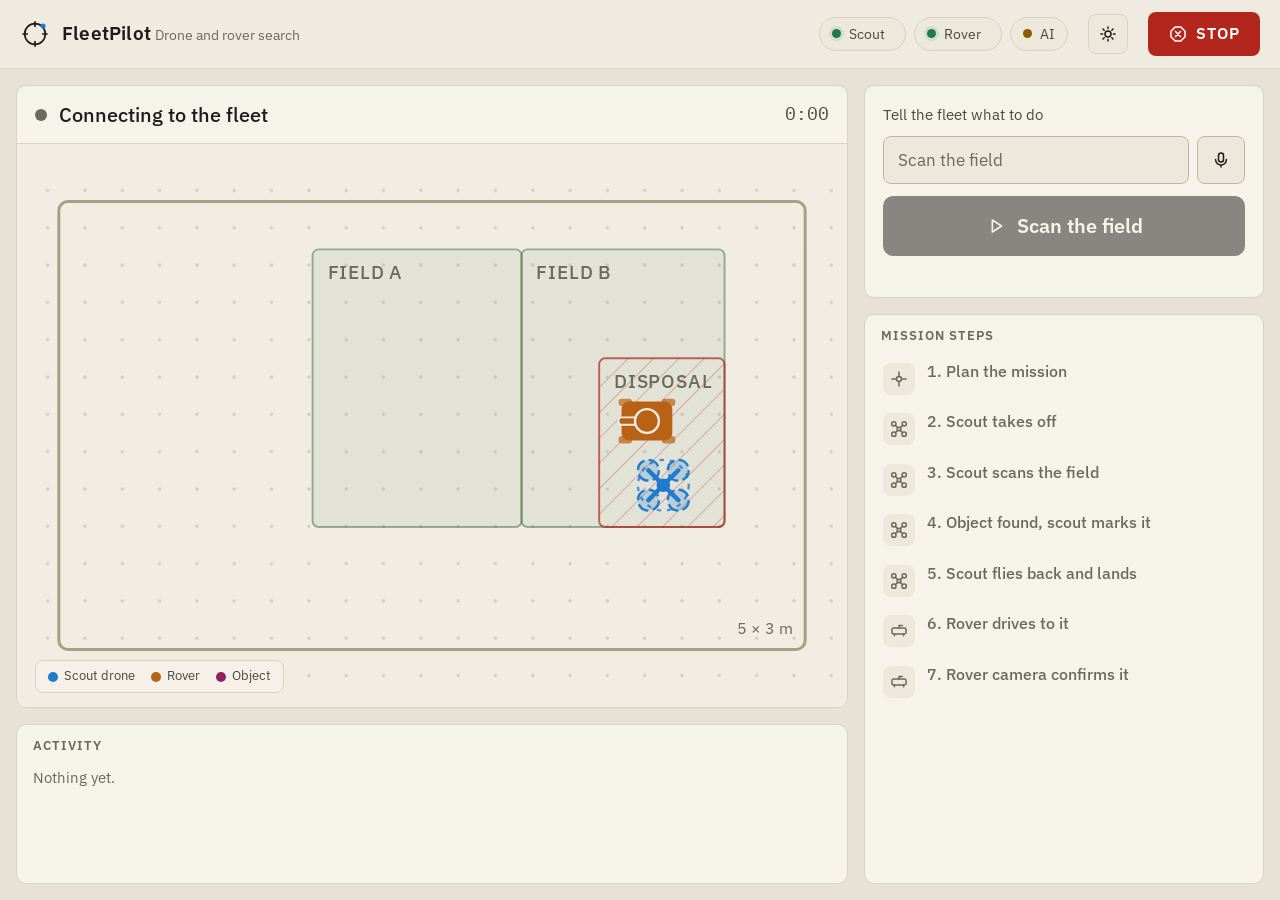
<file: manager/static/mimic.html>
<!doctype html>
<html lang="en" data-theme="dark">
<head>
  <meta charset="utf-8">
  <meta name="viewport" content="width=device-width, initial-scale=1">
  <meta name="color-scheme" content="dark light">
  <title>FleetPilot</title>
  <!--
    Demo mimic. No robots, no server: one button runs a scripted "scan the field" mission on the map while the team
    flies the scout and drives the rover by hand. Open the file directly, or /ui/mimic.html while the mothership runs.

    Operator keys (press ? on the page for this list):
      Space / ->  finish the current step now          M      manual pacing: robot steps wait for Space at the end
      P           pause / resume                        [ ]    slower / faster
      R           reset                                 ?      help
    URL options: ?pace=manual starts in manual pacing, ?speed=0.5 starts at half speed.
    Positions, labels and step times are in CFG below.
  -->
  <script>
    (function () {
      var t = null;
      try { t = localStorage.getItem("fp-theme"); } catch (e) {}
      if (t !== "light" && t !== "dark") t = window.matchMedia && matchMedia("(prefers-color-scheme: light)").matches ? "light" : "dark";
      document.documentElement.setAttribute("data-theme", t);
    })();
  </script>
  <style>
    @font-face { font-family: "Plex Sans"; font-weight: 400; font-display: swap; src: url("fonts/ibm-plex-sans-latin-400-normal.woff2") format("woff2"); }
    @font-face { font-family: "Plex Sans"; font-weight: 500; font-display: swap; src: url("fonts/ibm-plex-sans-latin-500-normal.woff2") format("woff2"); }
    @font-face { font-family: "Plex Sans"; font-weight: 600; font-display: swap; src: url("fonts/ibm-plex-sans-latin-600-normal.woff2") format("woff2"); }
    @font-face { font-family: "Plex Mono"; font-weight: 400; font-display: swap; src: url("fonts/ibm-plex-mono-latin-400-normal.woff2") format("woff2"); }

    :root {
      --sans: "Plex Sans", system-ui, -apple-system, "Segoe UI", Roboto, sans-serif;
      --mono: "Plex Mono", ui-monospace, "SF Mono", Menlo, Consolas, monospace;
      --r: 10px; --ease: cubic-bezier(.2, .7, .2, 1);
    }
    :root, :root[data-theme="dark"] {
      color-scheme: dark;
      --bg: #0f1214; --bar: #121618; --surface: #171b1e; --surface-2: #1d2226; --surface-3: #262c31;
      --line: #272d32; --line-strong: #39414a;
      --ink: #ece8df; --ink-2: #b6b2a8; --ink-3: #868a85;
      --primary: #ece8df; --primary-ink: #14181a;
      --map-bg: #15191b; --map-dot: #2b3237; --map-edge: #3b444c;
      --zone-field: rgba(110, 170, 120, .075); --zone-field-line: rgba(110, 170, 120, .45);
      --zone-base: rgba(236, 232, 223, .045); --zone-base-line: rgba(236, 232, 223, .32);
      --scout: #3194f2; --rover: #d06d15; --target: #bd3381;
      --good: #62c58a; --warn: #e6b13c; --crit: #f0695d;
      --good-bg: rgba(98, 197, 138, .12); --warn-bg: rgba(230, 177, 60, .12); --crit-bg: rgba(240, 105, 93, .12);
      --focus: #e6b13c; --shadow: 0 10px 30px rgba(0, 0, 0, .45);
    }
    :root[data-theme="light"] {
      color-scheme: light;
      --bg: #e7e2d5; --bar: #efebe0; --surface: #f6f3ea; --surface-2: #ece8dc; --surface-3: #e0dbcc;
      --line: #d8d2c2; --line-strong: #bdb6a3;
      --ink: #1d1c19; --ink-2: #4a483f; --ink-3: #6b685c;
      --primary: #1d1c19; --primary-ink: #f6f3ea;
      --map-bg: #f1ede2; --map-dot: #d3ccb9; --map-edge: #a79f89;
      --zone-field: rgba(70, 120, 80, .085); --zone-field-line: rgba(60, 110, 70, .5);
      --zone-base: rgba(29, 28, 25, .04); --zone-base-line: rgba(29, 28, 25, .38);
      --scout: #1f7bcf; --rover: #b96115; --target: #932162;
      --good: #1f7a45; --warn: #8a5d00; --crit: #b3261e;
      --good-bg: rgba(31, 122, 69, .1); --warn-bg: rgba(138, 93, 0, .1); --crit-bg: rgba(179, 38, 30, .09);
      --focus: #8a5d00; --shadow: 0 10px 28px rgba(60, 50, 20, .18);
    }
    @media (prefers-color-scheme: light) {
      :root:not([data-theme="dark"]) { color-scheme: light; }
    }

    * { box-sizing: border-box; }
    html, body { height: 100%; margin: 0; }
    body {
      background: var(--bg); color: var(--ink); font: 16px/1.45 var(--sans); display: flex; flex-direction: column;
      height: 100dvh; overflow: hidden; -webkit-font-smoothing: antialiased;
    }
    button, input { font: inherit; color: inherit; }
    [hidden] { display: none !important; }
    .ic { width: 20px; height: 20px; fill: none; stroke: currentColor; stroke-width: 1.8; stroke-linecap: round; stroke-linejoin: round; flex: none; }
    :focus-visible { outline: 2px solid var(--focus); outline-offset: 2px; }

    /* ---------------------------------------------------------------- top bar */
    .top { display: flex; align-items: center; gap: 20px; padding: 12px 20px; background: var(--bar); border-bottom: 1px solid var(--line); }
    .brand { display: flex; align-items: center; gap: 12px; }
    .brand b { font-size: 19px; font-weight: 600; letter-spacing: .01em; }
    .brand span { color: var(--ink-3); font-size: 14px; }
    .logo { width: 30px; height: 30px; fill: none; stroke: var(--ink); stroke-width: 1.8; }
    .logo .orbit { fill: var(--scout); stroke: none; }
    .lights { display: flex; gap: 8px; margin-left: auto; }
    .light { display: inline-flex; align-items: center; gap: 8px; padding: 6px 12px; border-radius: 999px; background: var(--surface-2);
      border: 1px solid var(--line); font-size: 14px; color: var(--ink-2); white-space: nowrap; }
    .light i { width: 9px; height: 9px; border-radius: 50%; background: var(--ink-3); }
    .light.wait i { background: var(--warn); animation: blink 1s infinite; }
    .light.on i { background: var(--good); box-shadow: 0 0 0 3px var(--good-bg); }
    .light b { font-weight: 500; color: var(--ink-3); font-variant-numeric: tabular-nums; }
    @keyframes blink { 50% { opacity: .3; } }
    .icon-btn { width: 40px; height: 40px; display: grid; place-items: center; border-radius: 8px; border: 1px solid var(--line);
      background: var(--surface-2); cursor: pointer; }
    .icon-btn:hover { background: var(--surface-3); }
    :root[data-theme="dark"] .ic-sun, :root[data-theme="light"] .ic-moon { display: none; }
    .stop { display: inline-flex; align-items: center; gap: 8px; height: 44px; padding: 0 20px; border-radius: 8px; border: 0;
      background: var(--crit); color: #fff; font-weight: 600; letter-spacing: .06em; cursor: pointer; }
    .stop:hover { filter: brightness(1.08); }

    /* ---------------------------------------------------------------- layout */
    main { flex: 1; min-height: 0; display: grid; grid-template-columns: minmax(0, 1fr) 400px; gap: 16px; padding: 16px; }
    .card { background: var(--surface); border: 1px solid var(--line); border-radius: var(--r); }
    .left { display: flex; flex-direction: column; gap: 16px; min-height: 0; }
    .right { display: flex; flex-direction: column; gap: 16px; min-height: 0; }

    /* ---------------------------------------------------------------- map */
    .map-card { flex: 1; min-height: 0; display: flex; flex-direction: column; overflow: hidden; position: relative; }
    .status { display: flex; align-items: center; gap: 12px; padding: 14px 18px; border-bottom: 1px solid var(--line); }
    .status .pulse { width: 12px; height: 12px; border-radius: 50%; background: var(--ink-3); flex: none; }
    .status.run .pulse { background: var(--good); animation: ring 1.6s infinite; }
    .status.done .pulse { background: var(--good); }
    .status.stopped .pulse { background: var(--crit); }
    @keyframes ring { 0% { box-shadow: 0 0 0 0 var(--good-bg); } 100% { box-shadow: 0 0 0 10px transparent; } }
    .status-text { font-size: 20px; font-weight: 500; flex: 1; min-width: 0; }
    .clock { font-family: var(--mono); font-size: 18px; color: var(--ink-2); font-variant-numeric: tabular-nums; }
    .map-wrap { flex: 1; min-height: 0; padding: 12px; background: var(--map-bg); }
    #map { width: 100%; height: 100%; display: block; }
    #map text { font-family: var(--sans); fill: var(--ink-2); }
    #map .zone-label { font-size: 13px; font-weight: 500; letter-spacing: .04em; text-transform: uppercase; fill: var(--ink-3); }
    #map .small { font-size: 11px; fill: var(--ink-3); }
    .rotor { transform-box: fill-box; transform-origin: center; }
    .flying .rotor { animation: spin .25s linear infinite; }
    @keyframes spin { to { transform: rotate(360deg); } }
    .obj-ring { transform-box: fill-box; transform-origin: center; animation: grow 1.6s var(--ease) infinite; }
    @keyframes grow { 0% { transform: scale(.6); opacity: .9; } 100% { transform: scale(1.9); opacity: 0; } }
    .legend { position: absolute; left: 18px; bottom: 14px; display: flex; gap: 16px; font-size: 13px; color: var(--ink-2);
      background: color-mix(in srgb, var(--surface) 85%, transparent); padding: 6px 12px; border-radius: 8px; border: 1px solid var(--line); }
    .legend span { display: inline-flex; align-items: center; gap: 6px; }
    .legend i { width: 10px; height: 10px; border-radius: 50%; }
    .pace { position: absolute; right: 18px; bottom: 14px; font: 12px var(--mono); color: var(--ink-3);
      background: var(--surface); padding: 4px 10px; border-radius: 6px; border: 1px solid var(--line); }
    .banner { position: absolute; left: 50%; top: 84px; transform: translateX(-50%); display: flex; align-items: center; gap: 10px;
      padding: 12px 20px; border-radius: 10px; background: var(--crit-bg); border: 1px solid var(--crit); color: var(--ink);
      font-weight: 500; box-shadow: var(--shadow); backdrop-filter: blur(6px); }
    .banner .ic { color: var(--crit); }

    /* ---------------------------------------------------------------- log */
    .log-card { height: 160px; display: flex; flex-direction: column; }
    .card h2 { margin: 0; font-size: 13px; font-weight: 600; letter-spacing: .08em; text-transform: uppercase; color: var(--ink-3); }
    .card-head { padding: 12px 16px 8px; }
    #log { list-style: none; margin: 0; padding: 0 16px 12px; overflow: auto; flex: 1; scrollbar-width: thin; }
    #log li { display: flex; gap: 12px; padding: 3px 0; font-size: 15px; animation: in .35s var(--ease); }
    #log time { font: 13px/1.7 var(--mono); color: var(--ink-3); flex: none; }
    #log .who { width: 8px; height: 8px; border-radius: 50%; margin-top: 8px; flex: none; background: var(--ink-3); }
    #log .who.scout { background: var(--scout); } #log .who.rover { background: var(--rover); } #log .who.vision { background: var(--target); }
    #log .who.ai { background: var(--ink); }
    #log .who.halt { background: var(--crit); }
    #log .empty { color: var(--ink-3); }
    @keyframes in { from { opacity: 0; transform: translateY(4px); } }

    /* ---------------------------------------------------------------- command */
    .cmd { padding: 18px; }
    .cmd label { display: block; font-size: 15px; color: var(--ink-2); margin-bottom: 10px; }
    .cmd-row { display: flex; gap: 8px; }
    .cmd input { flex: 1; min-width: 0; height: 48px; padding: 0 14px; border-radius: 8px; border: 1px solid var(--line-strong);
      background: var(--surface-2); font-size: 17px; }
    .cmd input::placeholder { color: var(--ink-3); }
    .mic { width: 48px; height: 48px; display: grid; place-items: center; border-radius: 8px; border: 1px solid var(--line-strong);
      background: var(--surface-2); cursor: pointer; }
    .mic.listening { background: var(--crit-bg); border-color: var(--crit); color: var(--crit); animation: blink 1s infinite; }
    .go { margin-top: 12px; width: 100%; height: 60px; border: 0; border-radius: 10px; background: var(--primary); color: var(--primary-ink);
      font-size: 20px; font-weight: 600; cursor: pointer; display: flex; align-items: center; justify-content: center; gap: 10px;
      transition: transform .15s var(--ease), filter .15s; }
    .go:hover { filter: brightness(1.06); } .go:active { transform: scale(.99); }
    .go:disabled { opacity: .5; cursor: default; }
    .go .ic { width: 22px; height: 22px; }
    .hint { margin-top: 10px; font-size: 13px; color: var(--ink-3); min-height: 1em; }
    .mission-line { padding: 14px 18px; display: flex; flex-wrap: wrap; align-items: center; gap: 4px 12px; }
    .mission-line .q { flex: 1; min-width: 0; font-size: 18px; font-weight: 500; overflow: hidden; text-overflow: ellipsis; white-space: nowrap; }
    .mission-line .k { font-size: 12px; letter-spacing: .08em; text-transform: uppercase; color: var(--ink-3); display: block; font-weight: 600; }
    .again { height: 40px; padding: 0 16px; border-radius: 8px; border: 1px solid var(--line-strong); background: var(--surface-2); cursor: pointer; font-weight: 500; }
    .again:hover { background: var(--surface-3); }

    /* ---------------------------------------------------------------- steps */
    .steps-card { flex: 1; min-height: 0; display: flex; flex-direction: column; }
    #steps { list-style: none; margin: 0; padding: 0 8px 4px; overflow: auto; flex: 1; scrollbar-width: thin; }
    .step { position: relative; display: grid; grid-template-columns: 32px 1fr 26px; align-items: center; gap: 12px; padding: 7px 10px; border-radius: 8px;
      color: var(--ink-3); transition: background .3s, color .3s; overflow: hidden; }
    .step .who { width: 32px; height: 32px; border-radius: 8px; display: grid; place-items: center; background: var(--surface-2); }
    .step .who .ic { width: 20px; height: 20px; }
    .step .t { font-size: 15.5px; font-weight: 500; line-height: 1.35; }
    .step .d { font-size: 13px; line-height: 1.35; color: var(--ink-3); font-variant-numeric: tabular-nums; min-height: 1.2em; }
    .step .mark { width: 22px; height: 22px; display: grid; place-items: center; }
    .step .mark .ic { width: 20px; height: 20px; }
    .step.run { background: var(--surface-2); color: var(--ink); }
    .step.done { color: var(--ink-2); }
    .step.run .who.scout, .step.done .who.scout { color: var(--scout); }
    .step.run .who.rover, .step.done .who.rover { color: var(--rover); }
    .step.run .who.ai, .step.done .who.ai { color: var(--ink); }
    .step.done .mark { color: var(--good); }
    .spinner { width: 18px; height: 18px; border-radius: 50%; border: 2px solid var(--line-strong); border-top-color: var(--good); animation: spin .8s linear infinite; }
    .step .bar { position: absolute; left: 0; bottom: 0; height: 3px; background: var(--good); width: 0; transition: width .2s linear; }
    .summary { flex-basis: 100%; color: var(--ink-2); display: flex; gap: 8px; align-items: flex-start; font-size: 14px; line-height: 1.4; }
    .summary .ic { color: var(--good); width: 18px; height: 18px; margin-top: 1px; }

    /* ---------------------------------------------------------------- finding */
    .finding { padding: 14px; display: flex; gap: 14px; align-items: center; animation: in .4s var(--ease); }
    .finding svg.thumb { width: 150px; height: 94px; border-radius: 8px; flex: none; background: #24211e; }
    .finding .name { font-size: 18px; font-weight: 600; }
    .finding .meta { font-size: 13.5px; color: var(--ink-2); font-variant-numeric: tabular-nums; }
    .chip { display: inline-flex; align-items: center; gap: 6px; margin-top: 8px; padding: 3px 10px; border-radius: 999px; font-size: 13px; font-weight: 500;
      background: var(--warn-bg); color: var(--ink); }
    .chip .ic { width: 16px; height: 16px; color: var(--warn); }
    .chip.ok { background: var(--good-bg); } .chip.ok .ic { color: var(--good); }

    /* ---------------------------------------------------------------- help */
    .help { position: fixed; inset: 0; display: grid; place-items: center; background: rgba(0, 0, 0, .45); z-index: 10; }
    .help > div { background: var(--surface); border: 1px solid var(--line-strong); border-radius: 12px; padding: 22px 26px; box-shadow: var(--shadow); max-width: 460px; }
    .help h3 { margin: 0 0 12px; font-size: 17px; }
    .help dl { display: grid; grid-template-columns: auto 1fr; gap: 8px 16px; margin: 0; font-size: 15px; }
    .help dt { font-family: var(--mono); color: var(--ink); }
    .help dd { margin: 0; color: var(--ink-2); }
    .help p { margin: 14px 0 0; font-size: 13px; color: var(--ink-3); }

    @media (max-width: 960px) {
      body { height: auto; overflow: auto; }
      main { grid-template-columns: 1fr; padding: 12px 16px; }
      .map-card { min-height: 360px; }
      .lights { display: none; }
      .top { padding: 10px 16px; }
      .brand span { display: none; }
    }
  </style>
</head>
<body>
  <svg width="0" height="0" style="position:absolute" aria-hidden="true" focusable="false">
    <defs>
      <symbol id="i-check" viewBox="0 0 24 24"><path d="M5 12.5l4.5 4.5L19 7.5"/></symbol>
      <symbol id="i-stop" viewBox="0 0 24 24"><path d="M8.6 3.5h6.8L20.5 8.6v6.8l-5.1 5.1H8.6l-5.1-5.1V8.6z"/><path d="M9 9l6 6M15 9l-6 6"/></symbol>
      <symbol id="i-sun" viewBox="0 0 24 24"><circle cx="12" cy="12" r="3.6"/><path d="M12 3.5v2M12 18.5v2M3.5 12h2M18.5 12h2M6 6l1.4 1.4M16.6 16.6L18 18M6 18l1.4-1.4M16.6 7.4L18 6"/></symbol>
      <symbol id="i-moon" viewBox="0 0 24 24"><path d="M19.5 14.6A7.6 7.6 0 0 1 9.4 4.5a7.6 7.6 0 1 0 10.1 10.1z"/></symbol>
      <symbol id="i-play" viewBox="0 0 24 24"><path d="M8 5.5l10 6.5-10 6.5z"/></symbol>
      <symbol id="i-mic" viewBox="0 0 24 24"><rect x="9" y="3.5" width="6" height="11" rx="3"/><path d="M5.5 11.5a6.5 6.5 0 0 0 13 0M12 18v2.5"/></symbol>
      <symbol id="i-eye" viewBox="0 0 24 24"><path d="M2.5 12S6 5.5 12 5.5 21.5 12 21.5 12 18 18.5 12 18.5 2.5 12 2.5 12z"/><circle cx="12" cy="12" r="3"/></symbol>
      <symbol id="i-alert" viewBox="0 0 24 24"><path d="M12 4.2l9 15.6H3z"/><path d="M12 10v4.2M12 17.2v.1"/></symbol>
      <symbol id="i-scout" viewBox="0 0 24 24"><circle cx="12" cy="12" r="2.2"/><circle cx="5.8" cy="5.8" r="2.6"/><circle cx="18.2" cy="5.8" r="2.6"/><circle cx="5.8" cy="18.2" r="2.6"/><circle cx="18.2" cy="18.2" r="2.6"/><path d="M7.6 7.6l2.9 2.9M16.4 7.6l-2.9 2.9M7.6 16.4l2.9-2.9M16.4 16.4l-2.9-2.9"/></symbol>
      <symbol id="i-rover" viewBox="0 0 24 24"><rect x="3.5" y="8.5" width="17" height="7" rx="2"/><path d="M12 8.5V5.5h4M6.5 15.5v2.2M17.5 15.5v2.2"/></symbol>
      <symbol id="i-hub" viewBox="0 0 24 24"><circle cx="12" cy="12" r="3"/><path d="M12 3.5v5.5M12 15v5.5M3.5 12H9M15 12h5.5"/></symbol>
    </defs>
  </svg>

  <header class="top">
    <div class="brand">
      <svg class="logo" viewBox="0 0 32 32" aria-hidden="true"><circle cx="16" cy="16" r="11"/><path d="M16 2.5v6M16 23.5v6M2.5 16h6M23.5 16h6"/><circle cx="24.6" cy="7.4" r="2.7" class="orbit"/></svg>
      <div><b>FleetPilot</b> <span>Drone and rover search</span></div>
    </div>
    <div class="lights" aria-label="Robot connections">
      <span class="light" id="l-scout"><i></i>Scout <b id="b-scout"></b></span>
      <span class="light" id="l-rover"><i></i>Rover <b id="b-rover"></b></span>
      <span class="light" id="l-ai"><i></i>AI</span>
    </div>
    <button id="theme" class="icon-btn" type="button" aria-label="Switch light or dark theme" title="Light / dark">
      <svg class="ic ic-moon"><use href="#i-moon"/></svg><svg class="ic ic-sun"><use href="#i-sun"/></svg>
    </button>
    <button id="stop" class="stop" type="button" title="Emergency stop"><svg class="ic"><use href="#i-stop"/></svg>STOP</button>
  </header>

  <main>
    <div class="left">
      <section class="card map-card">
        <div class="status" id="status-bar" aria-live="polite">
          <span class="pulse"></span><span class="status-text" id="status">Connecting to the fleet</span><span class="clock" id="clock">0:00</span>
        </div>
        <div class="map-wrap"><svg id="map" role="img" aria-label="Map of the field with the scout and the rover"></svg></div>
        <div class="legend"><span><i style="background:var(--scout)"></i>Scout drone</span><span><i style="background:var(--rover)"></i>Rover</span><span><i style="background:var(--target)"></i>Object</span></div>
        <div class="pace" id="pace" hidden></div>
        <div class="banner" id="banner" hidden><svg class="ic"><use href="#i-alert"/></svg>Emergency stop. The rover halted and the scout landed.</div>
      </section>
      <section class="card log-card">
        <div class="card-head"><h2>Activity</h2></div>
        <ul id="log"><li class="empty">Nothing yet.</li></ul>
      </section>
    </div>

    <div class="right">
      <section class="card cmd" id="cmd-card">
        <form id="cmd-form" autocomplete="off">
          <label for="cmd">Tell the fleet what to do</label>
          <div class="cmd-row">
            <input id="cmd" placeholder="Scan the field">
            <button class="mic" id="mic" type="button" title="Speak the mission" aria-label="Speak the mission" hidden><svg class="ic"><use href="#i-mic"/></svg></button>
          </div>
          <button class="go" id="go" type="submit" disabled><svg class="ic"><use href="#i-play"/></svg>Scan the field</button>
          <div class="hint" id="hint"></div>
        </form>
      </section>
      <section class="card mission-line" id="mission-card" hidden>
        <div style="flex:1;min-width:0"><span class="k">Mission</span><div class="q" id="mission-text"></div></div>
        <button class="again" id="again" type="button" hidden>New mission</button>
        <div class="summary" id="summary" hidden><svg class="ic"><use href="#i-check"/></svg><span id="summary-text"></span></div>
      </section>
      <section class="card finding" id="finding" hidden>
        <svg class="thumb" id="thumb" viewBox="0 0 160 100" aria-hidden="true"></svg>
        <div>
          <div class="name" id="f-name"></div>
          <div class="meta" id="f-meta"></div>
          <div class="chip" id="f-chip"><svg class="ic"><use href="#i-eye"/></svg><span>Seen by the scout</span></div>
        </div>
      </section>
      <section class="card steps-card">
        <div class="card-head"><h2>Mission steps</h2></div>
        <ol id="steps"></ol>
      </section>
    </div>
  </main>

  <div class="help" id="help" hidden>
    <div role="dialog" aria-label="Operator keys">
      <h3>Operator keys</h3>
      <dl>
        <dt>Space / →</dt><dd>Finish the current step now</dd>
        <dt>M</dt><dd>Manual pacing: robot steps wait for Space</dd>
        <dt>P</dt><dd>Pause / resume</dd>
        <dt>[ &nbsp; ]</dt><dd>Slower / faster</dd>
        <dt>R</dt><dd>Reset</dd>
        <dt>?</dt><dd>Show / hide this</dd>
      </dl>
      <p>Nothing here talks to the robots. Fly the scout and drive the rover by hand; press Space when the real robot finishes what the screen says.</p>
    </div>
  </div>

<script>
(function () {
  "use strict";

  /* ------------------------------------------------------------ settings: edit these to match the floor */
  var CFG = {
    view: { x0: -2.7, y0: -1.7, x1: 2.7, y1: 1.7 },              // what the map shows (metres, Lighthouse frame)
    field: { x0: -2.5, y0: -1.5, x1: 2.5, y1: 1.5 },             // the net
    zones: [
      { name: "Field A", rect: [-0.8, -0.68, 0.6, 1.18], kind: "field" },
      { name: "Field B", rect: [0.6, -0.68, 1.96, 1.18], kind: "field" },
      { name: "Disposal", rect: [1.12, -0.68, 1.96, 0.45], kind: "disposal" }   // bottom right: also the base, both robots start here
    ],
    // Start spots and the object, read off the floor-run screenshots in new-demo/.
    pad: { x: 1.55, y: -0.40 },                                  // scout launch pad
    rover: { x: 1.44, y: 0.03, yaw: 180 },                       // rover start, yaw in degrees (180 = facing field A)
    object: { x: -0.2, y: 0.0, name: "Crashed drone", match: 92 },
    searchEnd: { x: -0.75, y: 0.13 },                            // search line: pad -> here; the scout stops when it sees the object
    altitude: 0.6, returnAltitude: 0.35, standoff: 0.35, detectRadius: 0.3, swath: 0.6,
    seconds: { plan: 3, takeoff: 3, scan: 8, mark: 3, home: 7, drive: 8, confirm: 4 },
    battery: { scout: 94, rover: 81 }
  };

  /* ------------------------------------------------------------ small helpers */
  var $ = function (id) { return document.getElementById(id); };
  var SVGNS = "http://www.w3.org/2000/svg";
  function sv(tag, attrs, parent) {
    var el = document.createElementNS(SVGNS, tag);
    for (var k in attrs) el.setAttribute(k, attrs[k]);
    if (parent) parent.appendChild(el);
    return el;
  }
  var V = CFG.view, K = 100;                                     // 1 m = 100 map units
  function X(x) { return (x - V.x0) * K; }
  function Y(y) { return (V.y1 - y) * K; }
  function ease(p) { return p < .5 ? 2 * p * p : 1 - Math.pow(-2 * p + 2, 2) / 2; }
  function lerp(a, b, t) { return a + (b - a) * t; }
  function dist(a, b) { return Math.hypot(a.x - b.x, a.y - b.y); }
  function fmtTime(s) { s = Math.floor(s); return Math.floor(s / 60) + ":" + String(s % 60).padStart(2, "0"); }

  // Polylines with cumulative length, so a step can say "be d metres along this path".
  function path(pts) {
    var cum = [0];
    for (var i = 1; i < pts.length; i++) cum.push(cum[i - 1] + dist(pts[i - 1], pts[i]));
    return { pts: pts, cum: cum, len: cum[cum.length - 1] };
  }
  function along(P, d) {
    d = Math.max(0, Math.min(P.len, d));
    for (var i = 1; i < P.pts.length; i++) {
      if (P.cum[i] >= d) {
        var a = P.pts[i - 1], b = P.pts[i], seg = P.cum[i] - P.cum[i - 1], t = seg ? (d - P.cum[i - 1]) / seg : 0;
        return { x: lerp(a.x, b.x, t), y: lerp(a.y, b.y, t), yaw: Math.atan2(b.y - a.y, b.x - a.x) * 180 / Math.PI };
      }
    }
    var n = P.pts.length;
    return { x: P.pts[n - 1].x, y: P.pts[n - 1].y, yaw: n > 1 ? Math.atan2(P.pts[n - 1].y - P.pts[n - 2].y, P.pts[n - 1].x - P.pts[n - 2].x) * 180 / Math.PI : 0 };
  }
  function slice(P, d0, d1) {
    if (d1 <= d0) return [];
    var out = [along(P, d0)];
    for (var i = 1; i < P.pts.length; i++) if (P.cum[i] > d0 && P.cum[i] < d1) out.push(P.pts[i]);
    out.push(along(P, d1));
    return out;
  }
  function ptsAttr(pts) { return pts.map(function (p) { return X(p.x).toFixed(1) + "," + Y(p.y).toFixed(1); }).join(" "); }

  /* ------------------------------------------------------------ the routes */
  var SCAN = path([{ x: CFG.pad.x, y: CFG.pad.y }, CFG.searchEnd]);  // the scout's search line, straight across B then A
  var DETECT = SCAN.len;                                        // how far along it the camera sees the object
  for (var d = 0; d <= SCAN.len; d += 0.01) {
    if (dist(along(SCAN, d), CFG.object) < CFG.detectRadius) { DETECT = d; break; }
  }
  var OBJ = CFG.object;
  var ROVER_PATH = (function () {                                // a gentle curve from the rover's start, stopping short
    var s = CFG.rover, yaw = s.yaw * Math.PI / 180, total = dist(s, OBJ);
    var c = { x: s.x + Math.cos(yaw) * total * .45, y: s.y + Math.sin(yaw) * total * .45 }, pts = [];
    for (var i = 0; i <= 40; i++) {
      var t = i / 40, u = 1 - t;
      pts.push({ x: u * u * s.x + 2 * u * t * c.x + t * t * OBJ.x, y: u * u * s.y + 2 * u * t * c.y + t * t * OBJ.y });
    }
    var full = path(pts);
    return path(slice(full, 0, Math.max(0.01, full.len - CFG.standoff)));
  })();

  /* ------------------------------------------------------------ state */
  var S, D, R;
  function fresh() {
    S = { phase: "boot", i: -1, t: 0, clock: 0, paused: false, flags: {}, text: "", scanD: 0,
          manual: S ? S.manual : /pace=manual/.test(location.search),
          speed: S ? S.speed : (parseFloat((location.search.match(/speed=([\d.]+)/) || [])[1]) || 1),
          bat: { scout: CFG.battery.scout, rover: CFG.battery.rover } };
    D = { x: CFG.pad.x, y: CFG.pad.y, z: 0 };
    R = { x: CFG.rover.x, y: CFG.rover.y, yaw: CFG.rover.yaw };
  }
  fresh();

  /* ------------------------------------------------------------ the mission script */
  var ICON = { ai: "i-hub", scout: "i-scout", rover: "i-rover" };
  var STEPS = [
    { robot: "ai", title: "Plan the mission", secs: "plan",
      start: function () { log("ai", "Mission received: \u201c" + S.text + "\u201d"); },
      update: function (p) {
        if (p > .45 && !S.flags.planned) {
          S.flags.planned = true;
          log("ai", "Plan: the scout flies a search line across fields B and A, the rover waits until the scout is back on its pad");
        }
      },
      detail: function (p) { return p < .45 ? "Reading the map of the field" : "Scout searches, rover checks"; },
      status: "Planning the mission" },

    { robot: "scout", title: "Scout takes off", secs: "takeoff", hold: true,
      start: function () { log("scout", "Taking off from the launch pad"); },
      update: function (p) { D.z = ease(p) * CFG.altitude; },
      done: function () { D.z = CFG.altitude; log("scout", "Airborne, holding " + CFG.altitude.toFixed(1) + " m"); },
      detail: function () { return "Altitude " + D.z.toFixed(2) + " m"; },
      status: "Scout is taking off" },

    { robot: "scout", title: "Scout scans the field", secs: "scan", hold: true,
      start: function () { log("scout", "Flying the search line, camera looking down"); },
      update: function (p) {
        S.scanD = DETECT * p;
        var q = along(SCAN, S.scanD); D.x = q.x; D.y = q.y;
        var z = zoneAt(D);
        if (z && z !== S.flags.zone) { S.flags.zone = z; log("scout", "Scanning " + z); }
      },
      detail: function () { return (zoneAt(D) ? "Over " + zoneAt(D) : "Flying out") + " \u00b7 " + S.scanD.toFixed(1) + " m flown"; },
      status: function () { return "Scout is scanning " + (zoneAt(D) || "the field"); } },

    { robot: "scout", title: "Object found, scout marks it", secs: "mark",
      start: function () {
        S.flags.from = { x: D.x, y: D.y };
        showFinding();
        log("vision", "Spotted: " + OBJ.name.toLowerCase() + " (" + OBJ.match + "% match)");
        log("scout", "Stopping the search and hovering over it to mark the spot");
      },
      update: function (p) { var e = ease(p); D.x = lerp(S.flags.from.x, OBJ.x, e); D.y = lerp(S.flags.from.y, OBJ.y, e); },
      detail: function () { return OBJ.name + " at x " + OBJ.x.toFixed(2) + ", y " + OBJ.y.toFixed(2); },
      status: function () { return "Found: " + OBJ.name.toLowerCase(); } },

    { robot: "scout", title: "Scout flies back and lands", secs: "home", hold: true,
      start: function () {
        S.flags.from = { x: D.x, y: D.y, z: D.z };
        log("scout", "Flying back to the pad, out of the rover's way");
      },
      update: function (p) {
        var e = ease(Math.min(1, p / .8));                       // fly home while descending, then land
        D.x = lerp(S.flags.from.x, CFG.pad.x, e); D.y = lerp(S.flags.from.y, CFG.pad.y, e);
        D.z = p < .8 ? lerp(S.flags.from.z, CFG.returnAltitude, e) : CFG.returnAltitude * (1 - ease((p - .8) / .2));
      },
      done: function () { D.z = 0; log("scout", "Landed on the pad"); },
      detail: function () { var r = dist(D, CFG.pad); return r > .05 ? r.toFixed(1) + " m to the pad \u00b7 altitude " + D.z.toFixed(2) + " m" : "Landing"; },
      status: "Scout is flying back to its pad" },

    { robot: "rover", title: "Rover drives to it", secs: "drive", hold: true,
      start: function () {
        el.route.style.opacity = 1;
        log("ai", "Scout is down. Sending the rover, it stops just short so its camera can see");
      },
      update: function (p) { var q = along(ROVER_PATH, ROVER_PATH.len * ease(p)); R.x = q.x; R.y = q.y; R.yaw = q.yaw; },
      done: function () { log("rover", "Arrived next to the object"); },
      detail: function () { return toGo().toFixed(1) + " m to go"; },
      status: function () { return "Rover is driving to the object \u00b7 " + toGo().toFixed(1) + " m"; } },

    { robot: "rover", title: "Rover camera confirms it", secs: "confirm",
      start: function () { log("rover", "Looking at the object with the camera"); },
      update: function (p) {
        if (p > .5 && !S.flags.confirmed) { S.flags.confirmed = true; confirmFinding(); log("vision", "Confirmed by the rover camera: " + OBJ.name.toLowerCase()); }
      },
      detail: function () { return S.flags.confirmed ? "Confirmed" : "Checking the camera image"; },
      status: "Rover is checking the object" }
  ];
  function zoneAt(p) {                                          // "field A" / "field B" under a point, or ""
    for (var i = 0; i < CFG.zones.length; i++) {
      var z = CFG.zones[i], r = z.rect;
      if (z.kind === "field" && p.x >= r[0] && p.x <= r[2] && p.y >= r[1] && p.y <= r[3]) return z.name.replace("Field", "field");
    }
    return "";
  }
  function toGo() { return Math.max(0, dist(R, OBJ) - CFG.standoff); }

  /* ------------------------------------------------------------ map */
  var el = {};
  function buildMap() {
    var m = $("map");
    m.setAttribute("viewBox", "0 0 " + (V.x1 - V.x0) * K + " " + (V.y1 - V.y0) * K);
    var defs = sv("defs", {}, m);
    var pat = sv("pattern", { id: "dots", width: 25, height: 25, patternUnits: "userSpaceOnUse" }, defs);
    sv("circle", { cx: 12.5, cy: 12.5, r: 1.1, fill: "var(--map-dot)" }, pat);
    sv("rect", { x: 0, y: 0, width: "100%", height: "100%", fill: "url(#dots)" }, m);
    var hatch = sv("pattern", { id: "hatch", width: 12, height: 12, patternUnits: "userSpaceOnUse", patternTransform: "rotate(45)" }, defs);
    sv("line", { x1: 0, y1: 0, x2: 0, y2: 12, stroke: "var(--crit)", "stroke-width": 1.4, opacity: .3 }, hatch);

    var F = CFG.field;
    sv("rect", { x: X(F.x0), y: Y(F.y1), width: (F.x1 - F.x0) * K, height: (F.y1 - F.y0) * K, rx: 6,
                 fill: "none", stroke: "var(--map-edge)", "stroke-width": 2 }, m);
    var ft = sv("text", { x: X(F.x1) - 8, y: Y(F.y0) - 10, "text-anchor": "end", class: "small" }, m);
    ft.textContent = (F.x1 - F.x0) + " × " + (F.y1 - F.y0) + " m";

    CFG.zones.forEach(function (z) {
      var r = z.rect, look = {
        field: { fill: "var(--zone-field)", stroke: "var(--zone-field-line)", dash: "none" },
        disposal: { fill: "url(#hatch)", stroke: "color-mix(in srgb, var(--crit) 70%, transparent)", dash: "none" }
      }[z.kind];
      sv("rect", { x: X(r[0]), y: Y(r[3]), width: (r[2] - r[0]) * K, height: (r[3] - r[1]) * K, rx: 4,
                   fill: look.fill, stroke: look.stroke, "stroke-dasharray": look.dash, "stroke-width": 1.3 }, m);
      var t = sv("text", { x: X(r[0]) + 10, y: Y(r[3]) + 20, class: "zone-label" }, m);
      t.textContent = z.name;
    });

    el.swath = sv("polyline", { points: "", fill: "none", stroke: "var(--scout)", "stroke-width": CFG.swath * K, "stroke-linecap": "round", opacity: .14 }, m);
    el.route = sv("polyline", { points: ptsAttr(ROVER_PATH.pts), fill: "none", stroke: "var(--rover)", "stroke-width": 2,
                                "stroke-dasharray": "6 6", style: "opacity:0;transition:opacity .6s" }, m);

    var pad = sv("g", { transform: "translate(" + X(CFG.pad.x) + "," + Y(CFG.pad.y) + ")" }, m);
    sv("circle", { r: 17, fill: "none", stroke: "var(--scout)", "stroke-width": 1.5, "stroke-dasharray": "3 4", opacity: .8 }, pad);

    el.obj = sv("g", { transform: "translate(" + X(OBJ.x) + "," + Y(OBJ.y) + ")", style: "opacity:0;transition:opacity .4s" }, m);
    sv("circle", { r: 16, fill: "none", stroke: "var(--target)", "stroke-width": 2, class: "obj-ring" }, el.obj);
    sv("rect", { x: -7, y: -7, width: 14, height: 14, transform: "rotate(45)", fill: "var(--target)" }, el.obj);
    el.objLabel = sv("text", { y: 36, "text-anchor": "middle", style: "font-size:13px;font-weight:600;fill:var(--ink)" }, el.obj);
    el.objLabel.textContent = OBJ.name;

    el.rover = sv("g", {}, m);
    var rb = sv("g", { class: "rover-body" }, el.rover);
    sv("rect", { x: -17, y: -13, width: 34, height: 26, rx: 5, fill: "var(--rover)" }, rb);
    sv("rect", { x: -19, y: -15, width: 9, height: 5, rx: 2, fill: "var(--rover)", opacity: .7 }, rb);
    sv("rect", { x: -19, y: 10, width: 9, height: 5, rx: 2, fill: "var(--rover)", opacity: .7 }, rb);
    sv("rect", { x: 10, y: -15, width: 9, height: 5, rx: 2, fill: "var(--rover)", opacity: .7 }, rb);
    sv("rect", { x: 10, y: 10, width: 9, height: 5, rx: 2, fill: "var(--rover)", opacity: .7 }, rb);
    sv("rect", { x: 2, y: -2.5, width: 17, height: 5, rx: 2, fill: "var(--rover)", stroke: "var(--map-bg)", "stroke-width": 1.2 }, rb);
    sv("circle", { r: 8, fill: "var(--rover)", stroke: "var(--map-bg)", "stroke-width": 1.6 }, rb);

    el.shadow = sv("ellipse", { rx: 14, ry: 14, fill: "var(--ink)", opacity: .12 }, m);
    el.drone = sv("g", {}, m);
    el.droneBody = sv("g", {}, el.drone);
    sv("path", { d: "M-10 -10 L10 10 M10 -10 L-10 10", stroke: "var(--scout)", "stroke-width": 3, "stroke-linecap": "round" }, el.droneBody);
    [[-10, -10], [10, -10], [-10, 10], [10, 10]].forEach(function (c) {
      sv("circle", { cx: c[0], cy: c[1], r: 7, fill: "color-mix(in srgb, var(--scout) 22%, transparent)", stroke: "var(--scout)",
                     "stroke-width": 1.6, "stroke-dasharray": "8 3", class: "rotor" }, el.droneBody);
    });
    sv("circle", { r: 4.5, fill: "var(--scout)" }, el.droneBody);
  }

  function drawThumb(confirmed) {
    var t = $("thumb"); t.textContent = "";
    sv("rect", { width: 160, height: 100, fill: "#2a2622" }, t);
    for (var i = 0; i < 6; i++) sv("path", { d: "M0 " + (12 + i * 17) + "h160", stroke: "#33302b", "stroke-width": 1 }, t);
    var g = sv("g", { transform: confirmed ? "translate(82 58) scale(1.45) rotate(-14)" : "translate(78 52) rotate(18)" }, t);
    sv("path", { d: "M-14 -14 L14 14 M14 -14 L-14 14", stroke: "#4a4f55", "stroke-width": 3.5, "stroke-linecap": "round" }, g);
    [[-14, -14], [14, -14], [-14, 14]].forEach(function (c) { sv("circle", { cx: c[0], cy: c[1], r: 8, fill: "none", stroke: "#6b7178", "stroke-width": 2 }, g); });
    sv("circle", { cx: 22, cy: 20, r: 8, fill: "none", stroke: "#6b7178", "stroke-width": 2, "stroke-dasharray": "10 6" }, g);
    sv("rect", { x: -7, y: -5, width: 14, height: 10, rx: 2, fill: "#c0392b" }, g);
    var bx = confirmed ? { x: 34, y: 14, w: 100, h: 82 } : { x: 46, y: 22, w: 66, h: 60 };
    var col = confirmed ? "#62c58a" : "#e6b13c";
    sv("rect", { x: bx.x, y: bx.y, width: bx.w, height: bx.h, fill: "none", stroke: col, "stroke-width": 1.8, "stroke-dasharray": confirmed ? "none" : "5 3" }, t);
    sv("rect", { x: bx.x, y: bx.y - 12, width: 74, height: 12, fill: col }, t);
    var lt = sv("text", { x: bx.x + 4, y: bx.y - 3, style: "font:600 8.5px var(--mono);fill:#14181a" }, t);
    lt.textContent = "drone " + (confirmed ? "0.97" : (OBJ.match / 100).toFixed(2));
    var cam = sv("text", { x: 6, y: 96, style: "font:500 8px var(--mono);fill:#d8d2c2;opacity:.75" }, t);
    cam.textContent = confirmed ? "ROVER CAM" : "SCOUT CAM ↓";
    sv("circle", { cx: 150, cy: 9, r: 3, fill: "#f0695d" }, t);
  }
  function showFinding() {
    el.obj.style.opacity = 1;
    drawThumb(false);
    $("f-name").textContent = OBJ.name;
    $("f-meta").textContent = OBJ.match + "% match · x " + OBJ.x.toFixed(2) + " m, y " + OBJ.y.toFixed(2) + " m";
    $("f-chip").className = "chip"; $("f-chip").querySelector("span").textContent = "Seen by the scout";
    $("finding").hidden = false;
  }
  function confirmFinding() {
    drawThumb(true);
    $("f-chip").className = "chip ok"; $("f-chip").querySelector("span").textContent = "Confirmed by rover camera";
    $("f-chip").querySelector("use").setAttribute("href", "#i-check");
  }

  /* ------------------------------------------------------------ steps list + log */
  function buildSteps() {
    var ol = $("steps"); ol.textContent = "";
    STEPS.forEach(function (st, i) {
      var li = document.createElement("li");
      li.className = "step";
      li.innerHTML = '<span class="who ' + st.robot + '"><svg class="ic"><use href="#' + ICON[st.robot] + '"/></svg></span>' +
        '<div><div class="t"></div><div class="d"></div></div><span class="mark"></span><span class="bar"></span>';
      li.querySelector(".t").textContent = (i + 1) + ". " + st.title;
      ol.appendChild(li);
      st.li = li;
    });
  }
  function setMark(li, kind) {
    var m = li.querySelector(".mark");
    if (m.dataset.k === kind) return;
    m.dataset.k = kind;
    m.innerHTML = kind === "run" ? '<span class="spinner"></span>' : kind === "done" ? '<svg class="ic"><use href="#i-check"/></svg>' : "";
  }
  function log(who, text) {
    var ul = $("log"), e = ul.querySelector(".empty");
    if (e) e.remove();
    var li = document.createElement("li");
    li.innerHTML = '<time></time><span class="who ' + who + '"></span><span class="m"></span>';
    li.querySelector("time").textContent = fmtTime(S.clock);
    li.querySelector(".m").textContent = text;
    ul.appendChild(li);
    while (ul.children.length > 60) ul.removeChild(ul.firstChild);
    ul.scrollTop = ul.scrollHeight;
  }

  /* ------------------------------------------------------------ timeline */
  function dur(st) { return CFG.seconds[st.secs]; }
  function startMission(text) {
    if (S.phase !== "ready") return;
    S.text = (text || "").trim() || "Scan the field";
    S.phase = "run";
    $("cmd-card").hidden = true;
    $("mission-card").hidden = false;
    $("mission-text").textContent = S.text;
    beginStep(0);
  }
  function beginStep(i) {
    S.i = i; S.t = 0;
    STEPS[i].start && STEPS[i].start();
  }
  function finishStep() {
    var st = STEPS[S.i];
    st.update && st.update(1);
    st.done && st.done();
    if (S.i + 1 < STEPS.length) beginStep(S.i + 1);
    else complete();
  }
  function complete() {
    S.phase = "done";
    log("ai", "Mission complete");
    $("summary-text").textContent = "Done in " + fmtTime(S.clock) + " \u00b7 1 object found and confirmed";
    $("summary").hidden = false;
    $("again").hidden = false;
  }
  function emergencyStop() {
    if (S.phase !== "run" && S.phase !== "done") return;
    S.phase = "stopped";
    S.flags.landFrom = D.z;
    S.flags.landT = 0;
    $("banner").hidden = false;
    $("again").hidden = false;
    log("halt", "Emergency stop: rover halted, scout landing");
  }
  function reset() {
    fresh(); S.phase = "ready";
    $("log").innerHTML = '<li class="empty">Nothing yet.</li>';
    ["finding", "summary", "banner", "mission-card", "again"].forEach(function (id) { $(id).hidden = true; });
    $("cmd-card").hidden = false; $("cmd").value = ""; $("hint").textContent = "";
    $("f-chip").querySelector("use").setAttribute("href", "#i-eye");
    el.route.style.opacity = 0; el.obj.style.opacity = 0;
    STEPS.forEach(function (st) { st.li.className = "step"; setMark(st.li, ""); st.li.querySelector(".d").textContent = ""; st.li.querySelector(".bar").style.width = "0"; });
    $("go").disabled = false;
  }

  var last = performance.now();
  function frame(now) {
    var dt = Math.min(.1, (now - last) / 1000); last = now;
    if (S.phase === "run" && !S.paused) {
      S.clock += dt;
      var st = STEPS[S.i], d0 = dur(st);
      S.t = Math.min(S.t + dt * S.speed, d0);
      st.update && st.update(S.t / d0);
      if (S.t >= d0 && !(S.manual && st.hold)) finishStep();
      if (D.z > .05) S.bat.scout = Math.max(5, S.bat.scout - dt * .12);
      if (STEPS[S.i].secs === "drive") S.bat.rover = Math.max(5, S.bat.rover - dt * .05);
    }
    if (S.phase === "stopped" && S.flags.landT < 1) {
      S.flags.landT = Math.min(1, S.flags.landT + dt);
      D.z = S.flags.landFrom * (1 - ease(S.flags.landT));
    }
    render();
    requestAnimationFrame(frame);
  }

  function render() {
    el.drone.setAttribute("transform", "translate(" + X(D.x).toFixed(1) + "," + Y(D.y).toFixed(1) + ")");
    el.droneBody.setAttribute("transform", "scale(" + (1 + D.z * .35).toFixed(3) + ")");
    el.drone.classList.toggle("flying", D.z > .02);
    el.shadow.setAttribute("cx", X(D.x).toFixed(1)); el.shadow.setAttribute("cy", (Y(D.y) + D.z * 14).toFixed(1));
    el.shadow.setAttribute("rx", (14 + D.z * 6).toFixed(1)); el.shadow.setAttribute("ry", (10 + D.z * 3).toFixed(1));
    el.shadow.setAttribute("opacity", (D.z > .02 ? .16 - D.z * .06 : 0).toFixed(3));
    el.rover.setAttribute("transform", "translate(" + X(R.x).toFixed(1) + "," + Y(R.y).toFixed(1) + ") rotate(" + (-R.yaw).toFixed(1) + ")");
    el.swath.setAttribute("points", ptsAttr(slice(SCAN, 0, S.scanD)));

    var bar = $("status-bar"), text;
    if (S.phase === "boot") text = "Connecting to the fleet";
    else if (S.phase === "ready") text = "Ready. Tell the fleet what to do.";
    else if (S.phase === "done") text = "Mission complete";
    else if (S.phase === "stopped") text = "Stopped. All robots are holding.";
    else { var s = STEPS[S.i].status; text = typeof s === "function" ? s() : s; }
    if (S.paused && S.phase === "run") text += " (paused)";
    if ($("status").textContent !== text) $("status").textContent = text;
    bar.className = "status " + ({ run: "run", done: "done", stopped: "stopped" }[S.phase] || "");
    $("clock").textContent = fmtTime(S.clock);

    STEPS.forEach(function (st, i) {
      var state = S.phase === "boot" || S.phase === "ready" || i > S.i ? "" : i < S.i || S.phase === "done" ? "done" : S.phase === "stopped" ? "" : "run";
      var cls = "step" + (state ? " " + state : "");
      if (st.li.className !== cls) { st.li.className = cls; if (state === "run") st.li.scrollIntoView({ block: "nearest" }); }
      setMark(st.li, state);
      var d = st.li.querySelector(".d"), txt = state === "run" ? st.detail(S.t / dur(st)) : state === "done" && st.secs === "scan" ? "Found it after " + S.scanD.toFixed(1) + " m" : "";
      if (state === "done" && !txt) txt = "Done";
      if (d.textContent !== txt) d.textContent = txt;
      st.li.querySelector(".bar").style.width = state === "run" ? (S.t / dur(st) * 100).toFixed(1) + "%" : "0";
    });

    if (S.phase !== "boot") {
      $("b-scout").textContent = Math.round(S.bat.scout) + "%";
      $("b-rover").textContent = Math.round(S.bat.rover) + "%";
    }
    var pace = $("pace"), bits = [];
    if (S.manual) bits.push("manual");
    if (S.speed !== 1) bits.push(S.speed + "×");
    if (S.paused) bits.push("paused");
    pace.hidden = !bits.length;
    pace.textContent = bits.join(" · ");
  }

  /* ------------------------------------------------------------ boot: pretend to connect */
  function boot() {
    ["l-scout", "l-rover", "l-ai"].forEach(function (id, i) {
      $(id).className = "light wait";
      setTimeout(function () { $(id).className = "light on"; }, 600 + i * 450);
    });
    setTimeout(function () {
      S.phase = "ready";
      $("go").disabled = false;
    }, 600 + 3 * 450);
  }

  /* ------------------------------------------------------------ input */
  $("cmd-form").addEventListener("submit", function (e) { e.preventDefault(); startMission($("cmd").value); });
  $("again").addEventListener("click", reset);
  $("stop").addEventListener("click", emergencyStop);
  $("theme").addEventListener("click", function () {
    var t = document.documentElement.getAttribute("data-theme") === "dark" ? "light" : "dark";
    document.documentElement.setAttribute("data-theme", t);
    try { localStorage.setItem("fp-theme", t); } catch (e) {}
  });

  var SR = window.SpeechRecognition || window.webkitSpeechRecognition;
  if (SR) {
    var mic = $("mic"), rec = null;
    mic.hidden = false;
    mic.addEventListener("click", function () {
      if (rec) { rec.stop(); return; }
      try { rec = new SR(); } catch (e) { $("hint").textContent = "Voice is not available here. Type it instead."; return; }
      rec.lang = "en-US"; rec.interimResults = true;
      mic.classList.add("listening"); $("hint").textContent = "Listening…";
      rec.onresult = function (e) {
        var r = e.results[e.results.length - 1];
        $("cmd").value = r[0].transcript;
        if (r.isFinal) { $("hint").textContent = ""; startMission(r[0].transcript); }
      };
      rec.onerror = function () { $("hint").textContent = "Didn't catch that. Type it or press the button."; };
      rec.onend = function () { mic.classList.remove("listening"); rec = null; if ($("hint").textContent === "Listening…") $("hint").textContent = ""; };
      rec.start();
    });
  }

  var SPEEDS = [0.5, 0.75, 1, 1.5, 2];
  document.addEventListener("keydown", function (e) {
    if (e.target.tagName === "INPUT" || e.ctrlKey || e.metaKey || e.altKey) return;
    var k = e.key;
    if (k === "?" || k === "h" || k === "H") { $("help").hidden = !$("help").hidden; return; }
    if (k === "Escape") { $("help").hidden = true; return; }
    if (k === " " || k === "ArrowRight") {
      e.preventDefault();
      if (S.phase === "ready") startMission($("cmd").value);
      else if (S.phase === "run") finishStep();
    } else if (k === "p" || k === "P") S.paused = !S.paused;
    else if (k === "r" || k === "R") { if (S.phase !== "boot") reset(); }
    else if (k === "m" || k === "M") S.manual = !S.manual;
    else if (k === "[" || k === "]") {
      var i = SPEEDS.indexOf(S.speed); if (i < 0) i = 2;
      S.speed = SPEEDS[Math.max(0, Math.min(SPEEDS.length - 1, i + (k === "]" ? 1 : -1)))];
    }
  });
  $("help").addEventListener("click", function () { $("help").hidden = true; });
  document.addEventListener("click", function (e) { var b = e.target.closest("button"); if (b) b.blur(); });

  buildMap();
  buildSteps();
  boot();
  requestAnimationFrame(frame);
})();
</script>
</body>
</html>
</file>
